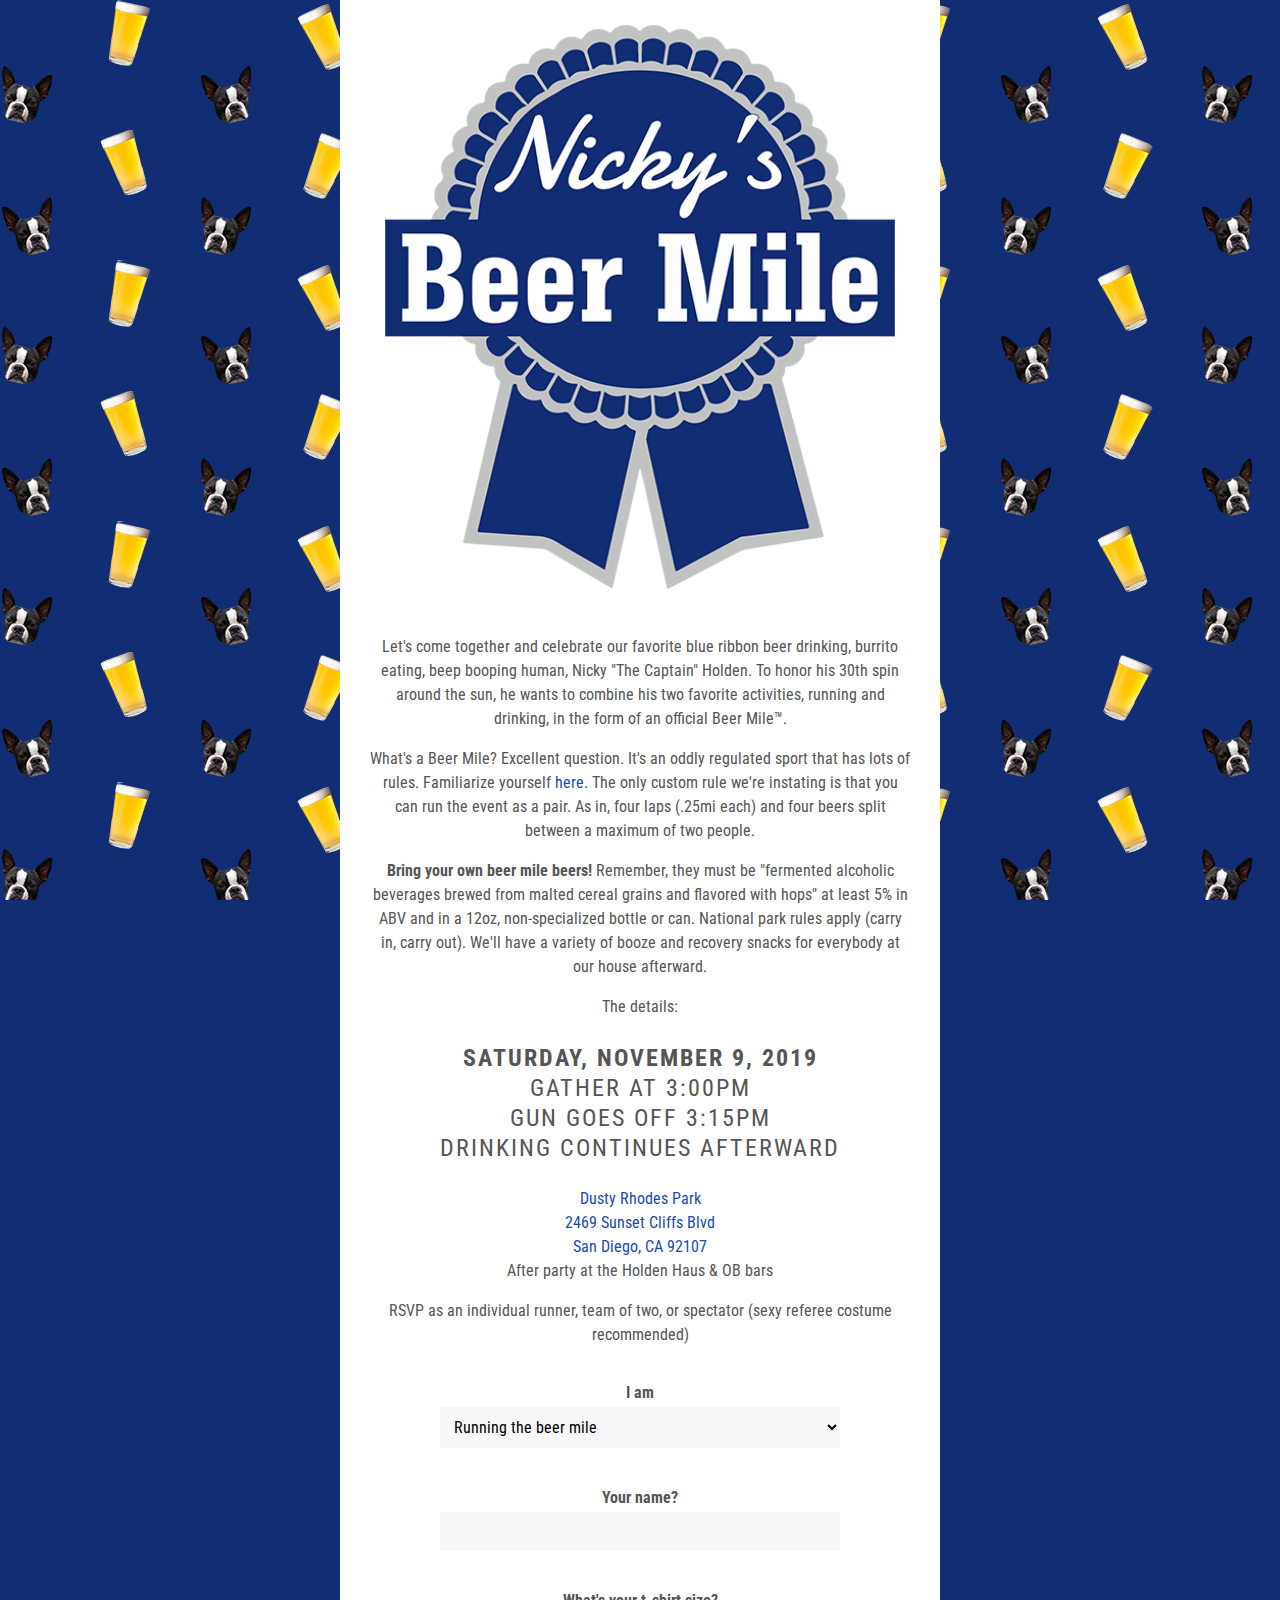
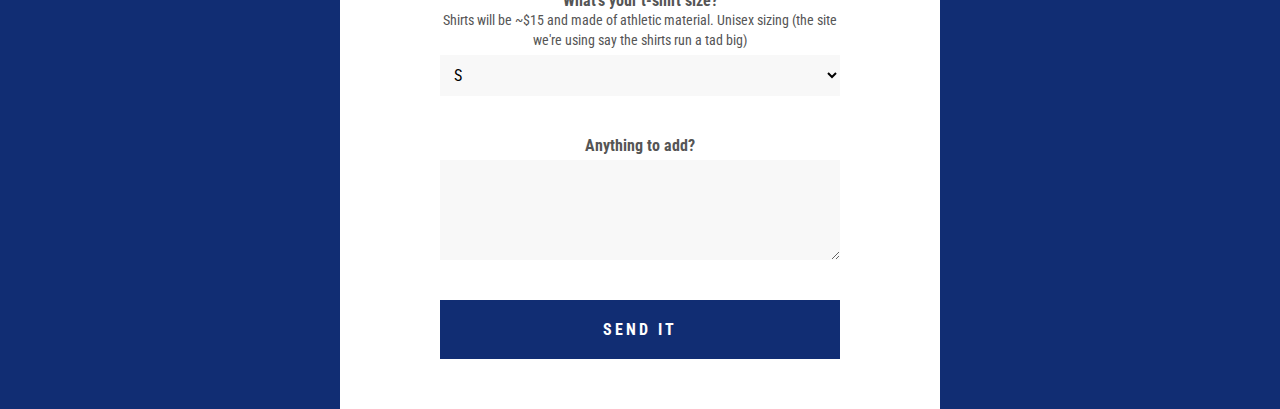
<file: index.html>
<!DOCTYPE html>
<html>
  <head>
    <meta charset="UTF-8">
    <meta name="viewport" content="width=device-width, initial-scale=1.0">
    <title>Nicky's 30th Birthday Beer Mile y Fiesta</title>
    <link href="https://fonts.googleapis.com/css?family=Roboto+Condensed:400,700&display=swap" rel="stylesheet">
    <link href="./styles/main.css" rel="stylesheet">
    <script type="text/javascript" src="./scripts/main.js"></script>
  </head>
  <body>
    <div class="container">
      <div class="content-container">
        <img class="header-image" src="./images/wordmark.png" alt="nicky beer mile">

        <div class="content">
          <p>
            Let's come together and celebrate our favorite blue ribbon beer drinking, burrito eating, beep booping human, Nicky "The Captain" Holden. To honor his 30th spin around the sun, he wants to combine his two favorite activities, running and drinking, in the form of an official Beer Mile™.<br>
        	</p>
          
          <p>
            What's a Beer Mile? Excellent question. It's an oddly regulated sport that has lots of rules. Familiarize yourself <a href="https://www.beermile.com/rules" target="_blank">here</a>. The only custom rule we're instating is that you can run the event as a pair. As in, four laps (.25mi each) and four beers split between a maximum of two people.
          </p>
          
          <p>
            <strong>Bring your own beer mile beers!</strong> Remember, they must be "fermented alcoholic beverages brewed from malted cereal grains and flavored with hops" at least 5% in ABV and in a 12oz, non-specialized bottle or can. National park rules apply (carry in, carry out). We'll have a variety of booze and recovery snacks for everybody at our house afterward.
          </p>
          
          <p>
            The details:
          </p>

          <p class="big-copy">
            <strong>Saturday, <span class="nowrap">November 9, 2019</span></strong><br>
            Gather at 3:00pm<br>
            Gun goes off 3:15pm<br>
            Drinking continues afterward
          </p>

          <p>
            <a href="https://goo.gl/maps/ESU2AGuLVy9fYJ9s9" target="_blank" class="address">
              Dusty Rhodes Park<br>
              2469 Sunset Cliffs Blvd<br>
              San Diego, CA 92107<br></a>
              After party at the Holden Haus & OB bars
          </p>
          
          <p>
          	RSVP as an individual runner, team of two, or spectator (sexy referee costume recommended)
		  </p>

          <form name="rsvp" method="POST" action="/success.html" netlify>
          	<div class="form-group">
              <label for="role">I am</label>
              <select id="role" name="role" class="js-role-select">
                <option value="solo">Running the beer mile</option>
                <option value="team">Running the beer mile as a team of two</option>
                <option value="ref">Drunk refereeing/spectating</option>
              </select>           
            </div>

            <div class="js-for-solo">
              <div class="form-group">
                <label for="name">Your name?</label>
                <input type="input" id="name" name="name" autocomplete="off" autofill="off" required>
              </div>

              <div class="form-group">
                <label for="t-shirt-size">What's your t-shirt size?<br>
                  <span class="label-helper">Shirts will be ~$15 and made of athletic material. Unisex sizing (the site we're using say the shirts run a tad big)</span>
                </label>
                <select id="t-shirt-size" name="t-shirt-size" required>
                  <option value="S">S</option>
                  <option value="M">M</option>
                  <option value="L">L</option>
                  <option value="XL">XL</option>
                  <option value="2XL">2XL</option>
                  <option value="none">No shirt for me, I'll be naked</option>
                </select>
              </div>
            </div>

            <div class="js-for-team hidden">
              <div class="form-group">
                <label for="name-1">Runner 1's name</label>
                <input type="input" id="name-1" name="name-1" autocomplete="off" autofill="off" disabled>
              </div>

              <div class="form-group">
                <label for="t-shirt-size-1">
                  Runner 1's t-shirt size<br>
                  <span class="label-helper">Shirts will be ~$15 and made of athletic material. Unisex sizing (the site we're using say the shirts run a tad big)</span>
                </label>
                <select id="t-shirt-size-1" name="t-shirt-size-1" disabled>
                  <option value="S">S</option>
                  <option value="M">M</option>
                  <option value="L">L</option>
                  <option value="XL">XL</option>
                  <option value="2XL">2XL</option>
                  <option value="none">No shirt for me, I'll be naked</option>
                </select>
              </div>
              
              <div class="form-group">
                <label for="name-2">Runner 2's name</label>
                <input type="input" id="name-2" name="name-2" autocomplete="off" autofill="off" disabled>
              </div>

              <div class="form-group">
                <label for="t-shirt-size-2">
                  Runner 2's t-shirt size<br>
                  <span class="label-helper">Shirts will be ~$15 and made of athletic material. Unisex sizing (the site we're using say the shirts run a tad big)</span>
                </label>
                <select id="t-shirt-size-2" name="t-shirt-size-2" disabled>
                  <option value="S">S</option>
                  <option value="M">M</option>
                  <option value="L">L</option>
                  <option value="XL">XL</option>
                  <option value="2XL">2XL</option>
                  <option value="none">No shirt for me, I'll be naked</option>
                </select>
              </div>
            </div>

            <div class="form-group">
              <label for="comments" class=".js-for-attendees">Anything to add?</label>
              <textarea id="comments" name="comments" autocomplete="off" autofill="off"></textarea>
            </div>

            <div class="form-group">
              <button type="submit">Send it</button>
            </div>
          </form>
        </div>
      </div>
    </div>
  </body>
</html>
</file>
<file: styles/main.css>
html, body {
  margin: 0;
  padding: 0;
  background-color: #ffc700;
  font-family: 'Roboto Condensed', sans-serif;
  color: #555555;
}

.container {
  min-height: 100vh;
  height: 100%;
  width: 100%;
  margin: 0;
  background-image: url("../images/peeberbeercopy.png");
  background-color: #112D73;
  background-attachment: fixed;
}

.content-container {
  background-color: #ffffff;
  max-width: 600px;
  margin: 0 auto;
}

@media only screen and (max-width: 600px) {
  .content-container {
    opacity: 0.9;
  }
}

.content {
  text-align: center;
  padding: 30px;
}

.big-copy {
  line-height: 125%;
  font-size: 150%;
  text-transform: uppercase;
  letter-spacing: 2px;
}

a {
  color: #1749BA;
  text-decoration: none;
}

a:hover {
  font-weight: 700;
}

.nowrap {
  white-space: nowrap;
}

.header-image {
  display: block;
  border: 0;
  margin: 0 auto;
  width: 85%;
  height: auto;
  padding-top: 25px;
}

.form-group {
  padding: 20px 0;
}

.hidden {
  display: none;
}

p {
  line-height: 150%;
}

label {
  display: block;
  font-weight: 700;
  margin-bottom: 5px;
}

.label-helper {
  font-weight: 400;
  font-size: 90%;
  line-height: 125%;
}

form {
  max-width: 400px;
  margin: 0 auto;
}

input, select, textarea, button {
  display: block;
  width: 100%;
  font-size: inherit;
  font-family: inherit;
  background-color: #f8f8f8;
  border: 0;
  padding: 10px;
  box-sizing: border-box;
  outline: none;
  transition: all 150ms ease-in;
}

input:focus, select:focus, textarea:focus, button:focus {
  box-shadow: 0 0 5px rgba(255, 199, 0, 1);
  border: 1px rgba(255, 199, 0, 1);
}

textarea {
  height: 100px;
}

button {
  color: #ffffff;
  background-color: #112D73;
  transition: all 300ms ease-in;
  padding: 20px;
  text-transform: uppercase;
  border: 0;
  font-weight: 700;
  letter-spacing: 3px;
}

button:hover, button:focus {
  color: #112D73;
  background-color: #ffc700;
  cursor: pointer;
}
</file>
